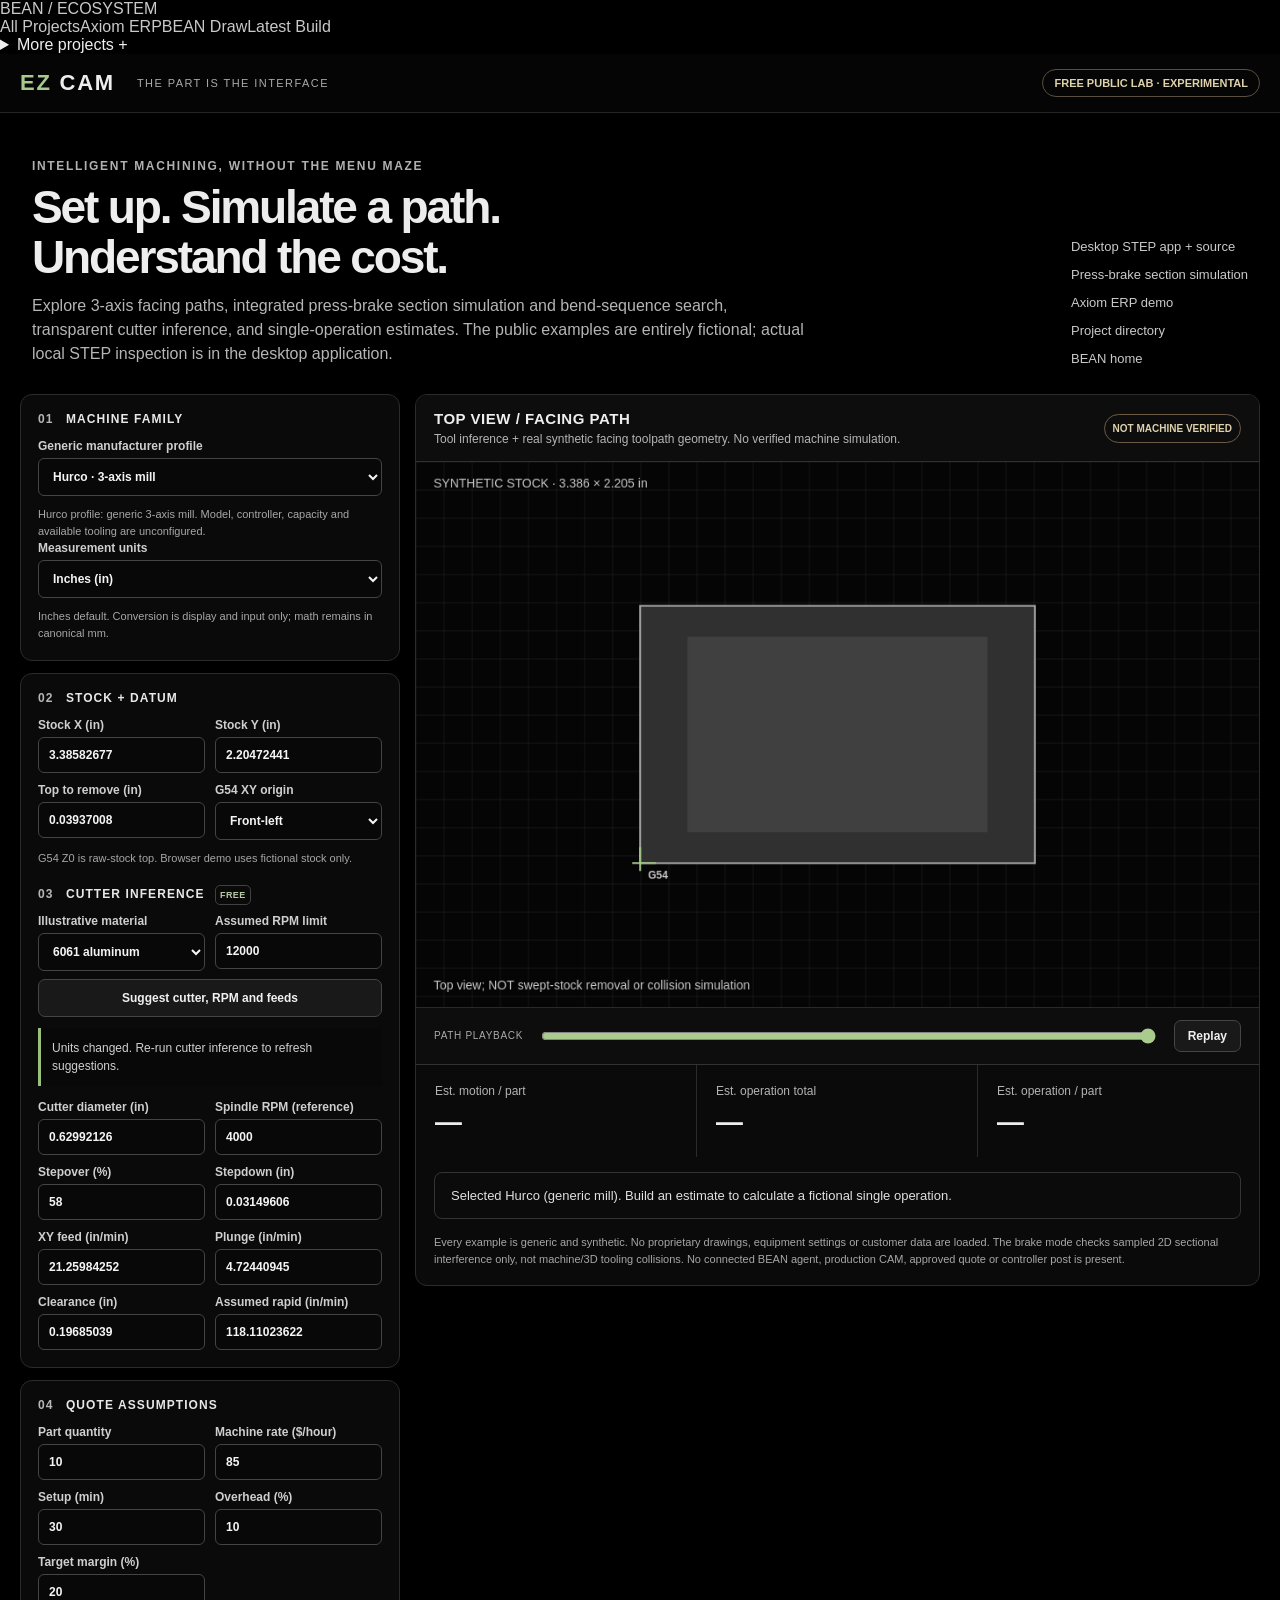
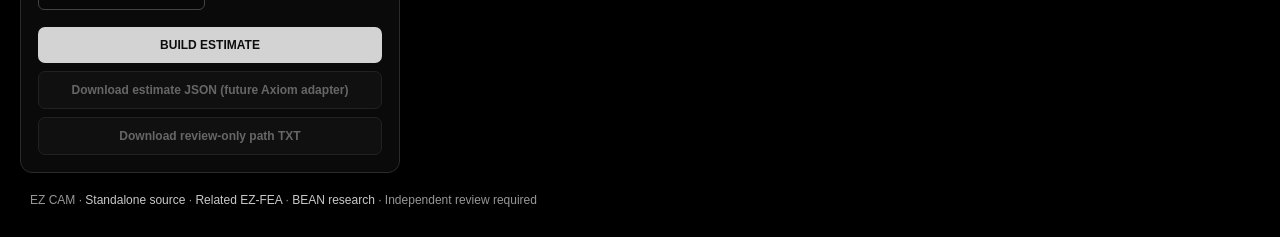
<file: web/index.html>
<!doctype html>
<html lang="en">
<head>
<meta charset="utf-8">
<meta name="viewport" content="width=device-width,initial-scale=1">
<meta name="description" content="EZ CAM: a free experimental machining estimate and toolpath preview lab with transparent tool inference.">
<title>EZ CAM | The Part Is the Interface</title>
<link rel="stylesheet" href="./style.css">
<link rel="stylesheet" href="https://danieloculus0-bot.github.io/BEAN/ecosystem-nav.css?v=20261120">
</head>
<body>
<nav class="bean-net" data-bean-ecosystem-nav="v1" aria-label="BEAN ecosystem navigation"><div class="bean-net-inner">
<a class="bean-net-home" href="https://danieloculus0-bot.github.io/BEAN/">BEAN / ECOSYSTEM</a><div class="bean-net-links"><a href="https://danieloculus0-bot.github.io/BEAN/portfolio/">All Projects</a><a href="https://danieloculus0-bot.github.io/Axiom_Beta/erp/">Axiom ERP</a><a href="https://danieloculus0-bot.github.io/BEAN/bean-draw/">BEAN Draw</a><a class="bean-net-update" href="https://danieloculus0-bot.github.io/BEAN/status.html">Latest Build</a><details><summary>More projects +</summary><div class="bean-net-menu">
<a href="https://danieloculus0-bot.github.io/BEAN/research-lab.html">BEAN Research Lab</a><a href="https://danieloculus0-bot.github.io/Axiom_Beta/erp/autonest.html">Axiom AutoNest</a><a href="https://danieloculus0-bot.github.io/EZ-CAM/brake-lab.html">Brake Simulation</a><a href="https://danieloculus0-bot.github.io/BEAN/bean-demo/">BEAN Core Demo</a><a href="https://danieloculus0-bot.github.io/BEAN/portfolio/bean-learning/">Learning Experiments</a><a href="https://danieloculus0-bot.github.io/BEAN/portfolio/ez-fair/">EZ-FAIR Demo</a><a href="https://danieloculus0-bot.github.io/BEAN/portfolio/ez-office/">EZ-Office Demo</a><a href="https://danieloculus0-bot.github.io/BEAN/aiscend.html">AIscend</a><a href="https://danieloculus0-bot.github.io/BEAN/beander/">BEANder</a><a href="https://github.com/danieloculus0-bot/BEAN">BEAN Source</a></div></details></div></div></nav>

<header class="topbar">
  <a class="brand" href="./" aria-label="EZ CAM home"><span>EZ</span> CAM</a>
  <span class="motto">THE PART IS THE INTERFACE</span>
  <span class="mode">FREE PUBLIC LAB · EXPERIMENTAL</span>
</header>
<main>
  <section class="hero">
    <div><p class="kicker">Intelligent machining, without the menu maze</p>
      <h1>Set up. <em>Simulate a path.</em><br>Understand the cost.</h1>
      <p>Explore 3-axis facing paths, integrated press-brake section simulation and bend-sequence search, transparent cutter inference, and single-operation estimates. The public examples are entirely fictional; actual local STEP inspection is in the desktop application.</p>
    </div>
    <nav class="hero-links"><a href="https://github.com/danieloculus0-bot/EZ-CAM">Desktop STEP app + source</a><a href="./brake-lab.html">Press-brake section simulation</a><a href="https://danieloculus0-bot.github.io/Axiom_Beta/erp/">Axiom ERP demo</a><a href="https://danieloculus0-bot.github.io/BEAN/portfolio/">Project directory</a><a href="https://danieloculus0-bot.github.io/BEAN/">BEAN home</a></nav>
  </section>
  <div class="workbench">
    <aside class="sidebar">
      <section class="panel"><h2><span>01</span> MACHINE FAMILY</h2>
        <label>Generic manufacturer profile<select id="machine"><option value="hurco">Hurco · 3-axis mill</option><option value="fadal">Fadal · 3-axis mill</option><option value="doosan">Doosan · 3-axis mill</option><option value="hk">HK · sheet laser</option><option value="trumpf">TRUMPF · sheet laser</option><option value="bystronic">Bystronic · press brake</option><option value="accurpress">Accurpress · press brake</option></select></label>
        <p class="fine" id="machine-note">Generic brand selection only. No model, controller or real capacity is configured.</p>
        <label>Measurement units<select id="units" aria-label="Measurement units"><option value="in" selected>Inches (in)</option><option value="mm">Millimeters (mm)</option></select></label>
        <p class="fine">Inches default. Conversion is display and input only; math remains in canonical mm.</p>
      </section>
      <section class="panel" id="mill-fields"><h2><span>02</span> STOCK + DATUM</h2>
        <div class="fields two">
          <label>Stock X <span class="unit-label" data-unit-for="width">in</span><input id="width" type="number" min=".1" max="10000" step="1" value="86"></label>
          <label>Stock Y <span class="unit-label" data-unit-for="height">in</span><input id="height" type="number" min=".1" max="10000" step="1" value="56"></label>
          <label>Top to remove <span class="unit-label" data-unit-for="allowance">in</span><input id="allowance" type="number" min=".01" max="250" step=".1" value="1"></label>
          <label>G54 XY origin<select id="origin"><option value="front-left">Front-left</option><option value="center">Stock center</option></select></label>
        </div>
        <p class="fine">G54 Z0 is raw-stock top. Browser demo uses fictional stock only.</p>
        <h2><span>03</span> CUTTER INFERENCE <b class="free">FREE</b></h2>
        <div class="fields two"><label>Illustrative material<select id="material"><option value="aluminum-6061">6061 aluminum</option><option value="aluminum-5052">5052 aluminum</option><option value="steel-1018">1018 mild steel</option><option value="steel-hot-rolled">Hot rolled / HR (grade unknown)</option><option value="steel-hrpo">HRPO / P&amp;O (grade unknown)</option><option value="steel-crs">Cold rolled / CRS (grade unknown)</option><option value="stainless-304">304 stainless</option><option value="acetal">Acetal</option></select></label>
          <label>Assumed RPM limit<input id="maxrpm" type="number" min="101" max="40000" step="500" value="12000"></label>
        </div>
        <button id="infer" class="secondary" type="button">Suggest cutter, RPM and feeds</button>
        <div id="suggestion" class="suggestion" aria-live="polite">Choose a generic material and infer a starting estimate. Nothing is machine-verified.</div>
        <div class="fields two">
          <label>Cutter diameter <span class="unit-label" data-unit-for="diameter">in</span><input id="diameter" type="number" min=".01" max="250" step=".5" value="16"></label>
          <label>Spindle RPM (reference)<input id="rpm" type="number" min="1" max="40000" step="1" value="4000"></label>
          <label>Stepover (%)<input id="stepover" type="number" min=".1" max="80" step="1" value="58"></label>
          <label>Stepdown <span class="unit-label" data-unit-for="stepdown">in</span><input id="stepdown" type="number" min=".01" max="100" step=".1" value=".8"></label>
          <label>XY feed <span class="unit-label" data-unit-for="feed">in/min</span><input id="feed" type="number" min="1" max="100000" step="10" value="540"></label>
          <label>Plunge <span class="unit-label" data-unit-for="plunge">in/min</span><input id="plunge" type="number" min="1" max="100000" step="10" value="120"></label>
          <label>Clearance <span class="unit-label" data-unit-for="clearance">in</span><input id="clearance" type="number" min=".01" max="10000" step=".5" value="5"></label>
          <label>Assumed rapid <span class="unit-label" data-unit-for="rapid">in/min</span><input id="rapid" type="number" min="1" max="100000" step="100" value="3000"></label>
        </div>
      </section>
      <section class="panel" id="laser-fields" hidden><h2><span>02</span> LASER TIME INPUTS</h2>
        <p class="fine">User-entered assumptions; there is no nesting, laser program, or speed database.</p>
        <div class="fields two">
          <label>Cut length <span class="unit-label" data-unit-for="cutlength">in</span><input id="cutlength" type="number" min="0" max="10000000" value="2200"></label>
          <label>Assumed cut speed <span class="unit-label" data-unit-for="cutspeed">in/min</span><input id="cutspeed" type="number" min=".01" max="500000" value="2500"></label>
          <label>Pierce count<input id="pierces" type="number" min="0" max="100000" step="1" value="6"></label>
          <label>Seconds per pierce<input id="piercetime" type="number" min="0" max="300" value="1.5"></label>
        </div>
      </section>
      <section class="panel" id="brake-fields" hidden>
        <h2><span>02</span> PRESS BRAKE · BEND GEOMETRY</h2>
        <p class="fine">The brake simulator is built into EZ CAM. Edit a flat 2D section, then use <strong>SIMULATE + ESTIMATE</strong> below or <strong>SEARCH BEND SEQUENCES</strong> to compare bend orders. The same geometry drives the cost estimate and the main preview.</p>
        <label for="brake-geometry">Flat section / bend list (JSON, <strong>mm</strong>)</label>
        <textarea id="brake-geometry" rows="13" spellcheck="false" aria-label="Flat section geometry and bend definitions in millimeters"></textarea>
        <p class="fine">Section geometry stays in mm even if the display-unit selector is inches. This is an idealized strip with parallel bend axes, not a 3D CAD or machine model. Optional 2D rectangular obstruction envelopes are supported.</p>
        <button id="brake-optimize" class="secondary" type="button">SEARCH BEND SEQUENCES</button>
        <button id="brake-reset" class="secondary" type="button">RESTORE EXAMPLE</button>
        <div class="fields two" style="margin-top:12px">
          <label>Bends from section<input id="bends" type="number" min="1" max="12" value="2" readonly aria-label="Bend count derived from geometry"></label>
          <label>Assumed sec/bend<input id="bendtime" type="number" min="0" max="600" value="18"></label>
          <label>Handling sec/part<input id="handling" type="number" min="0" max="10000" value="20"></label>
        </div>
        <div id="brake-evidence" class="fine" role="status" aria-live="polite">A bend simulation has not been generated.</div>
        <p class="fine">For a dedicated full-screen view, <a href="./brake-lab.html">open Brake Simulation Lab</a>. Both workbenches share the same geometric solver.</p>
      </section>
      <section class="panel"><h2><span>04</span> QUOTE ASSUMPTIONS</h2>
        <div class="fields two">
          <label>Part quantity<input id="quantity" type="number" min="1" max="100000" step="1" value="10"></label>
          <label>Machine rate ($/hour)<input id="rate" type="number" min="0" max="100000" step="1" value="85"></label>
          <label>Setup (min)<input id="setuptime" type="number" min="0" max="100000" step="5" value="30"></label>
          <label>Overhead (%)<input id="overhead" type="number" min="0" max="500" value="10"></label>
          <label>Target margin (%)<input id="margin" type="number" min="0" max="95" value="20"></label>
        </div>
        <button id="calculate" class="primary" type="button">BUILD ESTIMATE</button>
        <button id="export" class="secondary" type="button" disabled>Download estimate JSON (future Axiom adapter)</button>
        <button id="listing" class="secondary" type="button" disabled>Download review-only path TXT</button>
      </section>
    </aside>
    <section class="stage">
      <div class="stage-head"><div><h2 id="stage-title">TOP VIEW / FACING PATH</h2><p id="stage-note">Synthetic demo stock. Cutter-center paths only, not removal simulation.</p></div><span class="unverified">NOT MACHINE VERIFIED</span></div>
      <canvas id="preview" width="960" height="620" aria-label="EZ CAM synthetic facing or press-brake section visualization" role="img"></canvas>
      <div id="brake-frame-info" class="brake-frame-info" hidden aria-live="off">Bend sequence playback</div>
      <div class="playbar"><span id="playbar-label">PATH PLAYBACK</span><input id="progress" aria-label="Path playback progress" type="range" min="0" max="100" value="100"><button id="replay" type="button" class="secondary">Replay</button></div>
      <section class="outcome"><div class="metric"><span>Est. motion / part</span><strong id="motion">—</strong></div><div class="metric"><span>Est. operation total</span><strong id="cost">—</strong></div><div class="metric"><span>Est. operation / part</span><strong id="unitcost">—</strong></div></section>
      <div id="result" class="result" role="status" aria-live="polite">Build an estimate to see a calculated result. Pricing inputs are illustrative, not your shop's rates.</div>
      <p class="disclaimer">Every example is generic and synthetic. No proprietary drawings, equipment settings or customer data are loaded. The brake mode checks sampled 2D sectional interference only, not machine/3D tooling collisions. No connected BEAN agent, production CAM, approved quote or controller post is present.</p>
    </section>
  </div>
  <footer><p>EZ CAM · <a href="https://github.com/danieloculus0-bot/EZ-CAM">Standalone source</a> · <a href="https://github.com/danieloculus0-bot/EZ-FEA">Related EZ-FEA</a> · <a href="https://github.com/danieloculus0-bot/BEAN">BEAN research</a> · Independent review required</p></footer>
</main>
<script type="module" src="./app.mjs"></script>
</body>
</html>
</file>
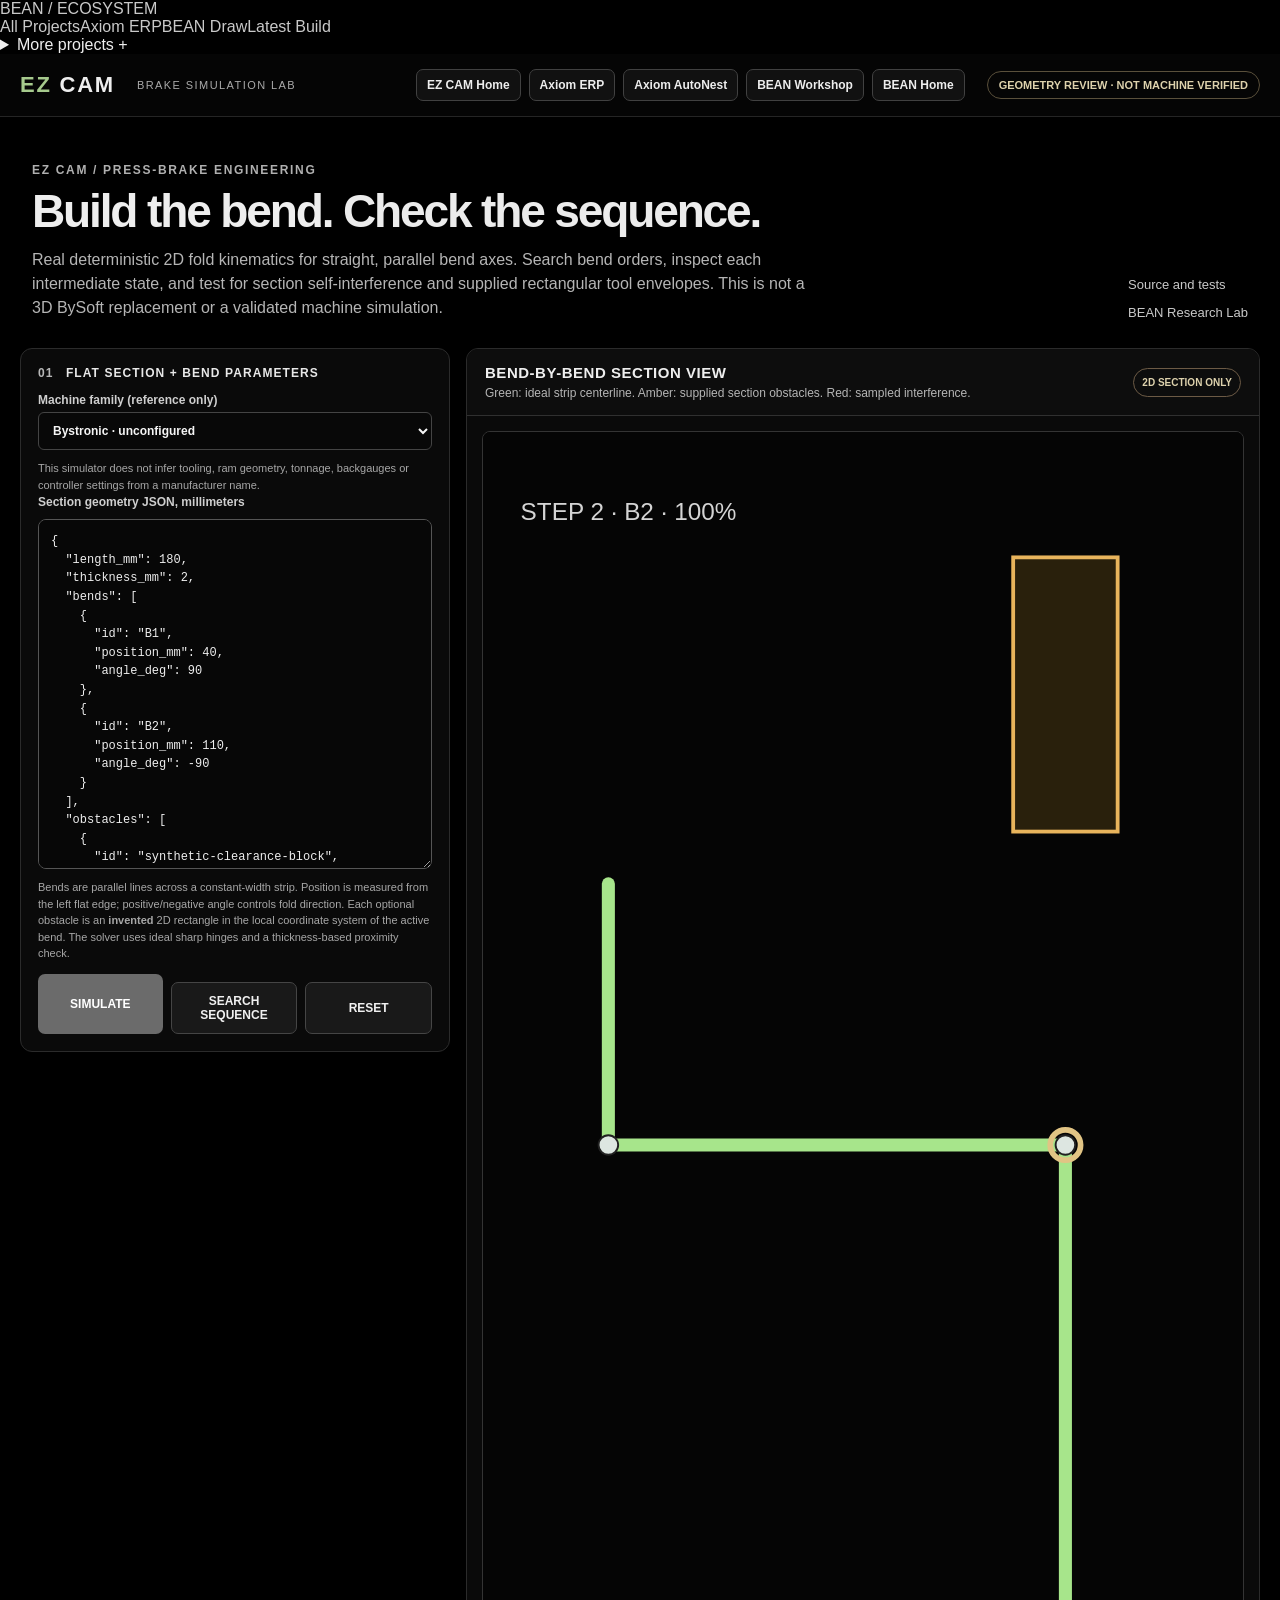
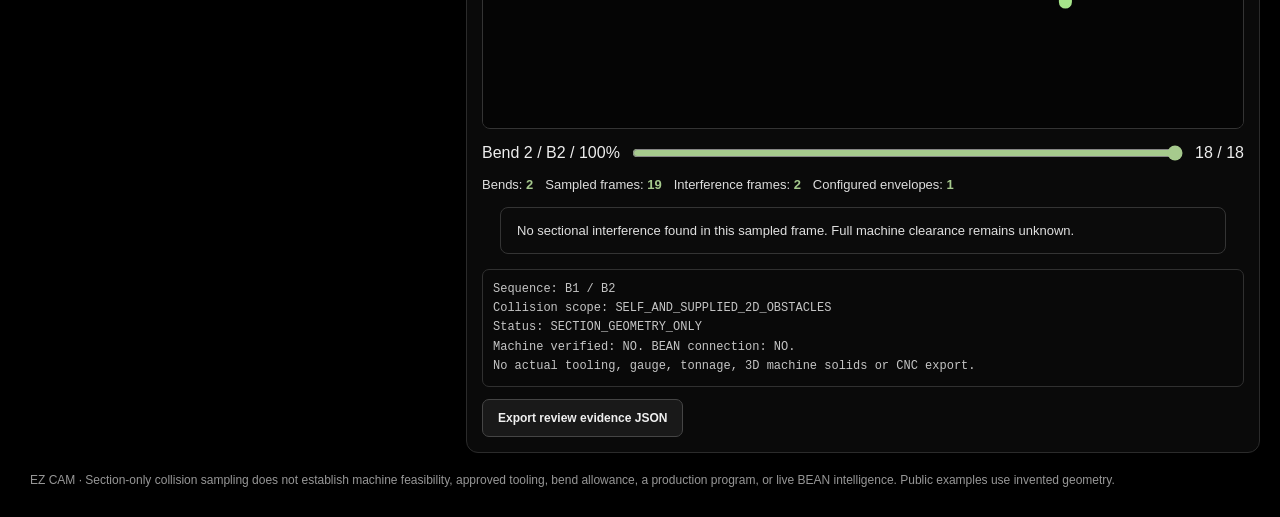
<file: web/brake-lab.html>
<!doctype html>
<html lang="en">
<head>
<meta charset="utf-8">
<meta name="viewport" content="width=device-width,initial-scale=1">
<meta name="description" content="EZ CAM brake-section fold simulation, synthetic geometric collision review and bend sequence search.">
<title>EZ CAM | Brake Simulation Lab</title>
<link rel="stylesheet" href="./style.css">
<style>
.workshop-nav{display:flex;flex-wrap:wrap;align-items:center;gap:8px;margin-left:auto}
.workshop-nav a{font-size:12px;font-weight:750;color:#ededed;background:#111;border:1px solid #414141;border-radius:7px;padding:8px 10px;white-space:nowrap}
.workshop-nav a:hover,.workshop-nav a:focus-visible{background:#2c2c2c;border-color:#a6ca8d;text-decoration:none}
.topbar .mode{margin-left:0}
@media(max-width:1000px){.workshop-nav{order:3;flex-basis:100%;margin-left:0}.topbar .mode{margin-left:auto}}
.brake-grid{display:grid;grid-template-columns:minmax(320px,430px) minmax(0,1fr);gap:16px;align-items:start}
.brake-lab-textarea{display:block;width:100%;min-height:350px;resize:vertical;background:#070707;border:1px solid #555;color:#eee;border-radius:8px;padding:12px;font:12px/1.55 Consolas,monospace;margin-top:10px}
.brake-actions{display:flex;gap:8px;flex-wrap:wrap;margin-top:12px}.brake-actions button{flex:1;min-width:110px}
#section-preview{display:block;width:100%;height:auto;min-height:290px;background:#050505;border:1px solid #343434;border-radius:8px}
.brake-slider{display:flex;gap:10px;align-items:center;margin:14px 0}.brake-slider input{flex:1;accent-color:#a6ca8d}
.brake-stats{display:flex;gap:12px;flex-wrap:wrap;color:#ddd;font-size:13px}
.brake-stats strong{color:#a6ca8d}.brake-evidence{white-space:pre-wrap;line-height:1.6;color:#c5c5c5;font-size:12px}
@media(max-width:950px){.brake-grid{grid-template-columns:1fr}}
</style>
<link rel="stylesheet" href="https://danieloculus0-bot.github.io/BEAN/ecosystem-nav.css?v=20261120">
</head>
<body>
<nav class="bean-net" data-bean-ecosystem-nav="v1" aria-label="BEAN ecosystem navigation"><div class="bean-net-inner">
<a class="bean-net-home" href="https://danieloculus0-bot.github.io/BEAN/">BEAN / ECOSYSTEM</a><div class="bean-net-links"><a href="https://danieloculus0-bot.github.io/BEAN/portfolio/">All Projects</a><a href="https://danieloculus0-bot.github.io/Axiom_Beta/erp/">Axiom ERP</a><a href="https://danieloculus0-bot.github.io/BEAN/bean-draw/">BEAN Draw</a><a class="bean-net-update" href="https://danieloculus0-bot.github.io/BEAN/status.html">Latest Build</a><details><summary>More projects +</summary><div class="bean-net-menu">
<a href="https://danieloculus0-bot.github.io/BEAN/research-lab.html">BEAN Research Lab</a><a href="https://danieloculus0-bot.github.io/Axiom_Beta/erp/autonest.html">Axiom AutoNest</a><a href="https://danieloculus0-bot.github.io/EZ-CAM/brake-lab.html">Brake Simulation</a><a href="https://danieloculus0-bot.github.io/BEAN/bean-demo/">BEAN Core Demo</a><a href="https://danieloculus0-bot.github.io/BEAN/portfolio/bean-learning/">Learning Experiments</a><a href="https://danieloculus0-bot.github.io/BEAN/portfolio/ez-fair/">EZ-FAIR Demo</a><a href="https://danieloculus0-bot.github.io/BEAN/portfolio/ez-office/">EZ-Office Demo</a><a href="https://danieloculus0-bot.github.io/BEAN/aiscend.html">AIscend</a><a href="https://danieloculus0-bot.github.io/BEAN/beander/">BEANder</a><a href="https://github.com/danieloculus0-bot/BEAN">BEAN Source</a></div></details></div></div></nav>

<header class="topbar">
 <a class="brand" href="./" aria-label="EZ CAM home"><span>EZ</span> CAM</a>
 <span class="motto">BRAKE SIMULATION LAB</span>
 <nav class="workshop-nav" aria-label="Workshop navigation">
  <a href="./">EZ CAM Home</a>
  <a href="https://danieloculus0-bot.github.io/Axiom_Beta/erp/">Axiom ERP</a>
  <a href="https://danieloculus0-bot.github.io/Axiom_Beta/erp/autonest.html">Axiom AutoNest</a>
  <a href="https://danieloculus0-bot.github.io/BEAN/portfolio/">BEAN Workshop</a>
  <a href="https://danieloculus0-bot.github.io/BEAN/">BEAN Home</a>
 </nav>
 <span class="mode">GEOMETRY REVIEW · NOT MACHINE VERIFIED</span>
</header>
<main>
<section class="hero">
 <div><p class="kicker">EZ CAM / PRESS-BRAKE ENGINEERING</p><h1>Build the bend. <em>Check the sequence.</em></h1>
 <p>Real deterministic 2D fold kinematics for straight, parallel bend axes. Search bend orders, inspect each intermediate state, and test for section self-interference and supplied rectangular tool envelopes. This is not a 3D BySoft replacement or a validated machine simulation.</p></div>
 <nav class="hero-links" aria-label="Development resources"><a href="https://github.com/danieloculus0-bot/EZ-CAM">Source and tests</a><a href="https://danieloculus0-bot.github.io/BEAN/research-lab.html">BEAN Research Lab</a></nav>
</section>
<div class="brake-grid">
 <div class="panel">
 <h2><span>01</span> FLAT SECTION + BEND PARAMETERS</h2>
 <label>Machine family (reference only)<select id="brake-machine">
 <option value="bystronic">Bystronic · unconfigured</option><option value="accurpress">Accurpress · unconfigured</option></select></label>
 <p class="fine">This simulator does not infer tooling, ram geometry, tonnage, backgauges or controller settings from a manufacturer name.</p>
 <label for="brake-input">Section geometry JSON, millimeters</label>
 <textarea id="brake-input" class="brake-lab-textarea" spellcheck="false" aria-label="Flat section bend and obstacle definition"></textarea>
 <p class="fine">Bends are parallel lines across a constant-width strip. Position is measured from the left flat edge; positive/negative angle controls fold direction. Each optional obstacle is an <strong>invented</strong> 2D rectangle in the local coordinate system of the active bend. The solver uses ideal sharp hinges and a thickness-based proximity check.</p>
 <div class="brake-actions"><button id="brake-sim" type="button">SIMULATE</button><button id="brake-opt" class="secondary" type="button">SEARCH SEQUENCE</button><button id="brake-reset" class="secondary" type="button">RESET</button></div>
 </div>
 <div class="stage">
  <div class="stage-head"><div><h2>BEND-BY-BEND SECTION VIEW</h2><p>Green: ideal strip centerline. Amber: supplied section obstacles. Red: sampled interference.</p></div><span class="unverified">2D SECTION ONLY</span></div>
  <div style="padding:15px"><svg id="section-preview" viewBox="0 0 900 500" xmlns="http://www.w3.org/2000/svg" role="img" aria-label="Generated 2D folding sequence section geometry">
   <text x="30" y="45" fill="#bcbcbc">Simulate a synthetic section to view each bend.</text></svg>
   <div class="brake-slider"><span id="brake-frame-label">No sequence</span><input id="brake-frame" type="range" min="0" max="0" value="0" disabled aria-label="Simulation frame"><span id="brake-frame-index">0 / 0</span></div>
   <div id="brake-stats" class="brake-stats">No simulation yet.</div>
   <div id="brake-result" class="result" role="status">Select SIMULATE or SEARCH SEQUENCE. No machine control output is available.</div>
   <pre id="brake-evidence" class="brake-evidence"></pre>
   <button id="brake-export" class="secondary" type="button" disabled>Export review evidence JSON</button>
  </div>
 </div>
</div>
<footer><p>EZ CAM · Section-only collision sampling does not establish machine feasibility, approved tooling, bend allowance, a production program, or live BEAN intelligence. Public examples use invented geometry.</p></footer>
</main>
<script type="module" src="./brake-lab.mjs"></script>
</body></html>
</file>
<file: web/style.css>
:root{font-family:Inter,"Segoe UI",Arial,sans-serif;background:#000000;color:#eeeeee;color-scheme:dark}*{box-sizing:border-box}body{margin:0}a{color:#c9c9c9;text-decoration:none}a:hover{text-decoration:underline}.topbar{display:flex;align-items:center;gap:22px;padding:15px max(20px,calc((100vw - 1540px)/2));border-bottom:1px solid #252525;background:#050505}.brand{font-size:22px;font-weight:900;letter-spacing:.08em;color:#eeeeee}.brand span{color:#a6ca8d}.motto{font-size:11px;color:#aaaaaa;letter-spacing:.13em}.mode{margin-left:auto;color:#ded2ad;border:1px solid #5a503b;border-radius:30px;padding:7px 11px;font-size:11px;font-weight:700}main{max-width:1540px;margin:auto;padding:20px}.hero{display:flex;align-items:end;justify-content:space-between;gap:20px;padding:24px 12px 28px}.hero h1{font-size:clamp(28px,3.6vw,55px);line-height:1.09;letter-spacing:-.047em;margin:7px 0 12px}.hero em{color:#ececec;font-style:normal}.hero p{max-width:780px;color:#b5b5b5;line-height:1.5;margin:0}.hero .kicker{font-size:12px;letter-spacing:.14em;color:#b0b0b0;font-weight:800;text-transform:uppercase}.hero-links{display:flex;flex-direction:column;gap:13px;font-size:13px;white-space:nowrap}.workbench{display:grid;grid-template-columns:minmax(310px,380px) minmax(0,1fr);gap:15px;align-items:start}.sidebar{display:flex;flex-direction:column;gap:12px}.panel,.stage{border:1px solid #2b2b2b;background:#0a0a0a;border-radius:12px;overflow:hidden}.panel{padding:17px}.panel h2{font-size:12px;letter-spacing:.09em;margin:0 0 13px;color:#e8e8e8}.panel h2:not(:first-child){margin-top:20px}.panel h2 span{color:#b7b7b7;margin-right:8px}.panel .free{font-size:9px;letter-spacing:.05em;color:#b7caa6;border:1px solid #414141;border-radius:5px;padding:4px;margin-left:6px}label{display:block;font-size:12px;color:#cfcfcf;font-weight:600}label input,label select{margin-top:5px;width:100%;min-width:0;border:1px solid #444444;background:#080808;border-radius:6px;color:#f5f5f5;padding:10px;font:inherit}label input:focus,label select:focus{outline:2px solid #99c17c;outline-offset:1px}.fields{display:grid;gap:10px}.fields.two{grid-template-columns:repeat(2,minmax(0,1fr))}.fine,.disclaimer{font-size:11px;color:#a7a7a7;line-height:1.5}.fine{margin:10px 0 2px}.suggestion{margin:11px 0 14px;padding:11px;background:#080808;border-left:3px solid #99c17c;color:#d0d0d0;line-height:1.5;font-size:12px;white-space:pre-line}button{cursor:pointer;border:0;border-radius:7px;font:inherit;font-size:12px;font-weight:800;padding:11px 15px;transition:background .1s}button:disabled{opacity:.4;cursor:not-allowed}.primary{width:100%;margin-top:17px;background:#d3d3d3;color:#0d0d0d}.primary:hover:not(:disabled){background:#eeeeee}.secondary{border:1px solid #454545;background:#191919;color:#f0f0f0}.secondary:hover:not(:disabled){background:#303030}.panel button.secondary{width:100%;margin-top:8px}.stage{position:sticky;top:12px}.stage-head{display:flex;gap:12px;justify-content:space-between;align-items:center;padding:15px 18px;background:#0d0d0d;border-bottom:1px solid #303030}.stage-head h2{margin:0;font-size:15px;letter-spacing:.035em}.stage-head p{font-size:12px;color:#b5b5b5;margin:5px 0 0}.unverified{font-size:10px;font-weight:800;white-space:nowrap;color:#ded2ad;border:1px solid #6c5a45;border-radius:20px;padding:8px}#preview{display:block;width:100%;height:auto;background:#050505;aspect-ratio:960/620}.playbar{display:flex;align-items:center;gap:16px;padding:12px 18px;background:#0d0d0d;border-top:1px solid #292929}.playbar span{font-size:10px;letter-spacing:.07em;color:#aaaaaa;white-space:nowrap}.playbar input{flex:1;accent-color:#aacb8e}.playbar button{padding:8px 13px}.outcome{display:grid;grid-template-columns:repeat(3,minmax(0,1fr));border-top:1px solid #333333}.metric{padding:19px;display:flex;flex-direction:column;gap:9px;border-right:1px solid #2b2b2b}.metric:last-child{border-right:0}.metric span{font-size:12px;color:#b4b4b4}.metric strong{font-size:clamp(18px,2.1vw,30px);color:#ededed;letter-spacing:-.05em}.result{margin:15px 18px;padding:13px 16px;background:#0b0b0b;border:1px solid #343434;border-radius:8px;color:#e0e0e0;font-size:13px;line-height:1.5}.result.error{color:#ffe2ba;border-color:#ba7750}.disclaimer{padding:0 18px 18px;margin:0}footer{padding:20px 10px 10px;color:#979797;font-size:12px}footer p{margin:0}[hidden]{display:none!important}@media(max-width:1000px){.hero{align-items:start;flex-direction:column}.hero-links{flex-direction:row;flex-wrap:wrap}.workbench{grid-template-columns:1fr}.stage{position:static}.sidebar{display:grid;grid-template-columns:repeat(2,minmax(0,1fr));align-items:start}.panel{height:100%}}@media(max-width:620px){main{padding:10px}.topbar{padding:13px;flex-wrap:wrap;gap:10px}.motto{display:none}.mode{font-size:9px}.hero{padding:20px 7px}.sidebar{display:flex}.stage-head{align-items:flex-start;flex-direction:column}.unverified{align-self:start}.metric{padding:12px}.metric span{font-size:10px}.metric strong{font-size:19px}.playbar{gap:7px}.playbar span{font-size:9px}footer{line-height:1.6}}

/* Embedded brake simulator: main EZ CAM viewport, shared quote workflow. */
#brake-geometry{display:block;width:100%;min-height:245px;margin:7px 0 4px;padding:11px;border:1px solid #444;border-radius:7px;resize:vertical;background:#050505;color:#f2f2f2;font:12px/1.55 Consolas,monospace}
#brake-geometry:focus-visible{outline:2px solid #99c17c;outline-offset:1px}
#brake-fields button.secondary{margin-top:10px}
#brake-evidence{margin-top:14px;white-space:pre-line;padding:10px;background:#090909;border:1px solid #303030;border-radius:7px}
.brake-frame-info{padding:10px 18px;background:#121212;color:#cdd3c7;font-size:12px;border-top:1px solid #272727}
</file>
